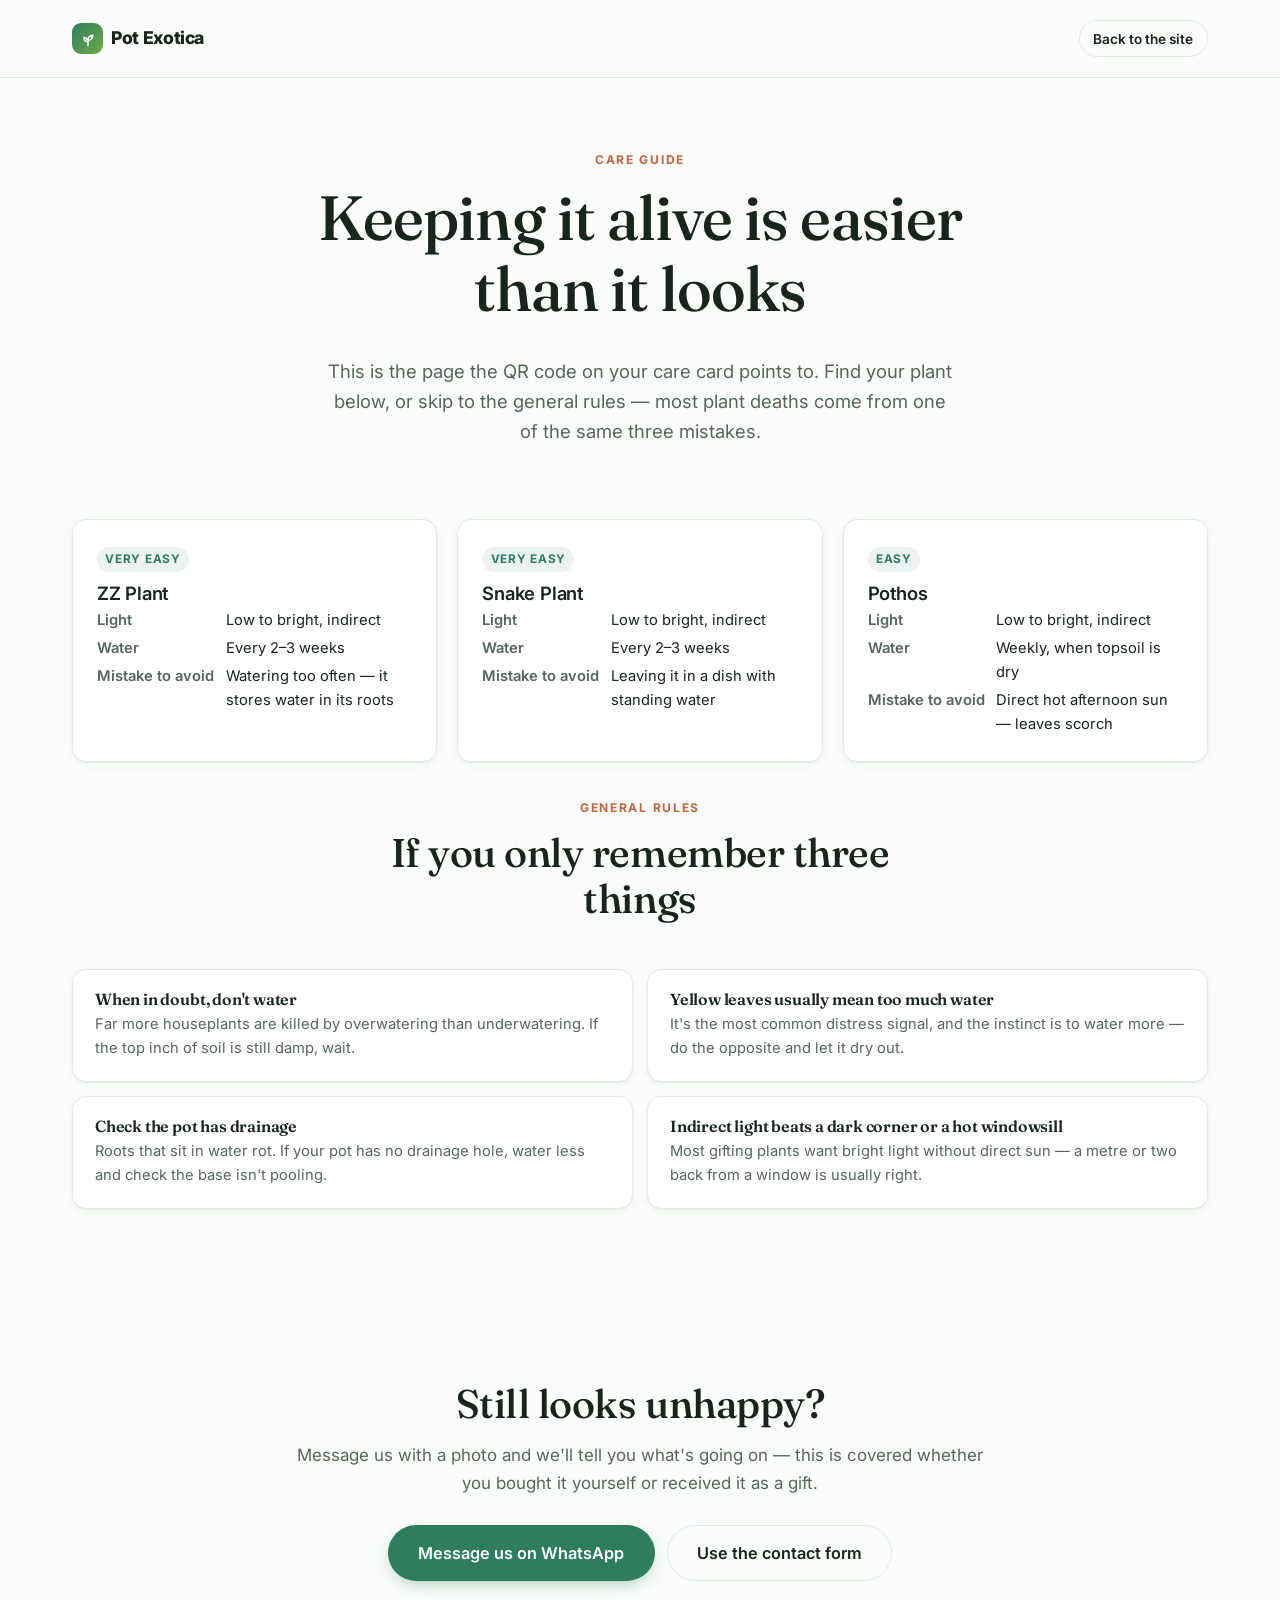
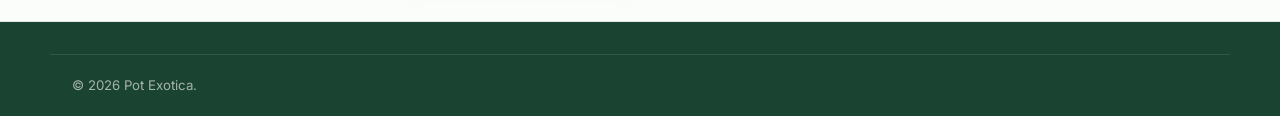
<file: care.html>
<!DOCTYPE html>
<html lang="en">
<head>
<meta charset="utf-8">
<meta name="viewport" content="width=device-width, initial-scale=1">
<title>Plant care guide — Pot Exotica</title>
<meta name="description" content="How to look after the plant you received from Pot Exotica — watering, light, and what to do if something looks wrong.">
<meta name="robots" content="noindex">
<link rel="preconnect" href="https://fonts.googleapis.com">
<link rel="preconnect" href="https://fonts.gstatic.com" crossorigin>
<link rel="stylesheet" href="https://fonts.googleapis.com/css2?family=Fraunces:ital,opsz,wght@0,9..144,500;0,9..144,600;1,9..144,500&family=Inter:wght@400;500;600;700&display=swap">
<link rel="stylesheet" href="assets/css/style.css">
<link rel="icon" href="data:image/svg+xml,<svg xmlns='http://www.w3.org/2000/svg' viewBox='0 0 100 100'><text y='.9em' font-size='90'>🪴</text></svg>">
<style>
  /* This page is deliberately simple and self-contained — no hero, no
     scroll background, no lightbox — so it opens fast for someone
     scanning a QR code on their phone with a half-dead plant in hand. */
  body{opacity:1;background:var(--bg)}
  .care-header{border-bottom:1px solid var(--line);padding-block:20px}
  .care-hero{padding:clamp(40px,7vw,72px) 0 8px;text-align:center}
  .care-hero .eyebrow{justify-content:center}
  .care-hero h1{max-width:16em;margin-inline:auto}
  .plant-grid{display:grid;gap:20px;grid-template-columns:repeat(3,1fr);margin:36px 0}
  .plant-card{padding:24px}
  .plant-card h3{margin-bottom:.3em}
  .plant-card .diff{display:inline-block;font-size:.74rem;font-weight:700;letter-spacing:.06em;text-transform:uppercase;color:var(--brand);background:rgba(47,125,95,.09);padding:.25em .7em;border-radius:999px;margin-bottom:.9em}
  .plant-card dl{display:grid;grid-template-columns:auto 1fr;gap:.3em .8em;font-size:.92rem;margin:0}
  .plant-card dt{color:var(--ink-soft);font-weight:600}
  .plant-card dd{margin:0}
  .tips{display:grid;gap:14px;grid-template-columns:repeat(2,1fr);margin:28px 0}
  .tip{padding:20px 22px}
  .tip h4{margin:0 0 .3em;font-size:1rem}
  .tip p{margin:0;font-size:.92rem;color:var(--ink-soft)}
  .help-band{text-align:center;padding:40px 0;margin-top:12px}
  @media (max-width:800px){ .plant-grid,.tips{grid-template-columns:1fr} }
</style>
</head>
<body class="ready">

<header class="care-header">
  <div class="wrap" style="display:flex;align-items:center;justify-content:space-between">
    <a class="brand" href="index.html">
      <span class="brand-mark" aria-hidden="true">
        <svg viewBox="0 0 24 24" fill="none" stroke="currentColor" stroke-width="1.9" stroke-linecap="round" stroke-linejoin="round">
          <path d="M12 21v-7"/><path d="M12 14c0-4 2.6-6.6 6.5-7-.4 4-3 6.6-6.5 7Z"/>
          <path d="M12 16c0-3.3-2.2-5.5-5.5-5.9.4 3.4 2.6 5.6 5.5 5.9Z"/>
        </svg>
      </span>
      <span class="brand-name">Pot Exotica</span>
    </a>
    <a class="btn btn-ghost btn-sm" href="index.html">Back to the site</a>
  </div>
</header>

<main id="main">
  <section class="care-hero wrap wrap-narrow">
    <p class="eyebrow">Care guide</p>
    <h1>Keeping it alive is easier than it looks</h1>
    <p class="lede" style="color:var(--ink-soft);max-width:34em;margin-inline:auto">
      This is the page the QR code on your care card points to. Find your
      plant below, or skip to the general rules — most plant deaths come
      from one of the same three mistakes.
    </p>
  </section>

  <section class="section" style="padding-top:0">
    <div class="wrap">
      <!-- EDIT — this page ships with the three hardy plants used for bulk
           and corporate gifting (see the FAQ on the main site). If you
           stock others, or these aren't the ones you actually send, swap
           the cards below for your real list. -->
      <div class="plant-grid">
        <article class="card plant-card reveal in">
          <span class="diff">Very easy</span>
          <h3>ZZ Plant</h3>
          <dl>
            <dt>Light</dt><dd>Low to bright, indirect</dd>
            <dt>Water</dt><dd>Every 2–3 weeks</dd>
            <dt>Mistake to avoid</dt><dd>Watering too often — it stores water in its roots</dd>
          </dl>
        </article>
        <article class="card plant-card reveal in">
          <span class="diff">Very easy</span>
          <h3>Snake Plant</h3>
          <dl>
            <dt>Light</dt><dd>Low to bright, indirect</dd>
            <dt>Water</dt><dd>Every 2–3 weeks</dd>
            <dt>Mistake to avoid</dt><dd>Leaving it in a dish with standing water</dd>
          </dl>
        </article>
        <article class="card plant-card reveal in">
          <span class="diff">Easy</span>
          <h3>Pothos</h3>
          <dl>
            <dt>Light</dt><dd>Low to bright, indirect</dd>
            <dt>Water</dt><dd>Weekly, when topsoil is dry</dd>
            <dt>Mistake to avoid</dt><dd>Direct hot afternoon sun — leaves scorch</dd>
          </dl>
        </article>
      </div>

      <div class="section-head reveal in" style="margin-top:8px">
        <p class="eyebrow">General rules</p>
        <h2>If you only remember three things</h2>
      </div>

      <div class="tips">
        <div class="card tip reveal in">
          <h4>When in doubt, don't water</h4>
          <p>Far more houseplants are killed by overwatering than underwatering. If the top inch of soil is still damp, wait.</p>
        </div>
        <div class="card tip reveal in">
          <h4>Yellow leaves usually mean too much water</h4>
          <p>It's the most common distress signal, and the instinct is to water more — do the opposite and let it dry out.</p>
        </div>
        <div class="card tip reveal in">
          <h4>Check the pot has drainage</h4>
          <p>Roots that sit in water rot. If your pot has no drainage hole, water less and check the base isn't pooling.</p>
        </div>
        <div class="card tip reveal in">
          <h4>Indirect light beats a dark corner or a hot windowsill</h4>
          <p>Most gifting plants want bright light without direct sun — a metre or two back from a window is usually right.</p>
        </div>
      </div>
    </div>
  </section>

  <section class="help-band">
    <div class="wrap wrap-narrow">
      <h2 style="margin-bottom:.4em">Still looks unhappy?</h2>
      <p style="color:var(--ink-soft);margin-bottom:1.6em">
        Message us with a photo and we'll tell you what's going on —
        this is covered whether you bought it yourself or received it
        as a gift.
      </p>
      <div style="display:flex;gap:12px;justify-content:center;flex-wrap:wrap">
        <!-- Same number as EDIT #8 in index.html's floating button -->
        <a class="btn btn-primary btn-lg" href="https://wa.me/918669184682?text=Hi%2C%20my%20plant%20from%20Pot%20Exotica%20isn%27t%20doing%20well" target="_blank" rel="noopener">Message us on WhatsApp</a>
        <a class="btn btn-ghost btn-lg" href="index.html#contact">Use the contact form</a>
      </div>
    </div>
  </section>
</main>

<footer class="site-footer" style="padding-top:32px">
  <div class="wrap footer-bottom"><p>&copy; <span id="year"></span> Pot Exotica.</p></div>
</footer>

<script>document.getElementById("year").textContent = new Date().getFullYear();</script>
</body>
</html>
</file>
<file: assets/css/style.css>
/* ============================================================
   EDIT — YOUR COLOURS. Change these and the whole site re-skins.
   ============================================================ */
:root{
  --brand:       #2f7d5f;   /* deep forest green: buttons, links */
  --brand-dark:  #24634a;
  --accent:      #6faa46;   /* leaf green, used sparingly        */
  --clay:        #c07a4e;   /* terracotta — old accent colour    */
  --terracotta:  #C4633F;   /* new accent colour: shop, accents  */

  --ink:       #17251d;
  --ink-soft:  #55665d;
  --line:      #e2eae4;
  --bg:        #fbfdfa;     /* warm off-white base               */
  --card:      #ffffff;
  --bg-warm:   #FDF6EE;     /* warm cream for alternating sections */
  --bg-sage:   #F0F4EE;     /* very light sage for alternating sections */
  --footer-dark: #1B4332;   /* dark forest green footer          */

  /* illustration (placeholder artwork shown until real photos exist) */
  --leaf-1: #4a9c6d;
  --leaf-2: #2f7d5f;
  --clay-1: #d08a5c;
  --clay-2: #b06a42;

  --radius: 14px;
  --radius-lg: 20px;
  --shadow-sm: 0 1px 2px rgba(23,37,29,.05), 0 3px 10px rgba(23,37,29,.05);
  --shadow-md: 0 6px 22px rgba(23,37,29,.09);
  --shadow-lg: 0 20px 50px rgba(23,37,29,.16);
  --maxw: 1180px;
  --font: "Inter", -apple-system, BlinkMacSystemFont, "Segoe UI", Roboto, "Helvetica Neue", Arial, sans-serif;
  --font-display: "Fraunces", Georgia, "Times New Roman", serif;
}

/* ---------- base ---------- */
*,*::before,*::after{box-sizing:border-box}
html{scroll-behavior:smooth;scroll-padding-top:76px;-webkit-text-size-adjust:100%}
body{
  margin:0;font-family:var(--font);color:var(--ink);background:var(--bg);
  font-size:17px;line-height:1.62;-webkit-font-smoothing:antialiased;
  overflow-x:hidden;opacity:0;transition:opacity .4s ease;
}
body.ready{opacity:1}
img{max-width:100%;display:block}
h1,h2,h3,h4{font-family:var(--font-display);line-height:1.14;letter-spacing:-.012em;margin:0 0 .5em;font-weight:600}
h1{font-size:clamp(2.3rem,5.6vw,3.9rem);font-weight:500;letter-spacing:-.015em}
h2{font-size:clamp(1.7rem,3.4vw,2.5rem);font-weight:500}
h3{font-size:1.15rem;font-family:var(--font)}
p{margin:0 0 1rem}
a{color:var(--brand);text-decoration:none}
a:hover{text-decoration:underline}
ul,ol{margin:0;padding:0;list-style:none}

.wrap{width:100%;max-width:var(--maxw);margin-inline:auto;padding-inline:22px}
.wrap-narrow{max-width:740px}
.skip-link{position:absolute;left:-9999px;top:0;background:var(--brand);color:#fff;padding:10px 16px;z-index:400;border-radius:0 0 8px 0;font-weight:600}
.skip-link:focus{left:0}
:focus-visible{outline:3px solid var(--brand);outline-offset:3px;border-radius:6px}
.visually-hidden{position:absolute;width:1px;height:1px;padding:0;margin:-1px;overflow:hidden;clip:rect(0,0,0,0);white-space:nowrap;border:0}

.eyebrow{font-size:.75rem;font-weight:700;letter-spacing:.14em;text-transform:uppercase;color:var(--terracotta);margin:0 0 .8rem}
.grad{background:linear-gradient(100deg,var(--brand),var(--terracotta));-webkit-background-clip:text;background-clip:text;color:transparent}

/* ---------- placeholder artwork, shown until a real photo exists ----------
   Every .ph is a calm gradient composition, not decoration for its own
   sake — it's what a card looks like before you've added a photo, so
   nothing ever renders as a broken image. ------- */
.ph{position:relative;overflow:hidden;background:#eef5ef}
.ph::before{
  content:"";position:absolute;inset:0;
  background-image:
    radial-gradient(circle at 22% 26%, rgba(140,196,104,.42), transparent 46%),
    radial-gradient(circle at 78% 68%, rgba(88,168,126,.40), transparent 52%),
    radial-gradient(circle at 52% 100%, rgba(214,158,116,.34), transparent 58%);
}
.ph-b::before{background-image:radial-gradient(circle at 70% 24%, rgba(88,168,126,.44), transparent 48%),radial-gradient(circle at 26% 74%, rgba(214,158,116,.38), transparent 54%)}
.ph-c::before{background-image:radial-gradient(circle at 34% 78%, rgba(140,196,104,.44), transparent 50%),radial-gradient(circle at 76% 20%, rgba(214,158,116,.36), transparent 52%)}
.ph-d::before{background-image:radial-gradient(circle at 50% 40%, rgba(88,168,126,.42), transparent 54%),radial-gradient(circle at 12% 88%, rgba(140,196,104,.32), transparent 50%)}
.ph-e::before{background-image:radial-gradient(circle at 82% 46%, rgba(140,196,104,.38), transparent 50%),radial-gradient(circle at 20% 34%, rgba(88,168,126,.4), transparent 52%)}
.ph img{position:relative;z-index:1;width:100%;height:100%;object-fit:cover;opacity:0;transition:opacity .5s ease}
.ph img.loaded{opacity:1}

/* ---------- scroll progress ---------- */
.progress{position:fixed;top:0;left:0;right:0;height:3px;z-index:200;transform-origin:0 50%;transform:scaleX(0);background:linear-gradient(90deg,var(--accent),var(--brand))}

/* ---------- buttons ---------- */
.btn{
  display:inline-flex;align-items:center;justify-content:center;gap:.5em;
  padding:.72em 1.4em;border-radius:999px;border:1.5px solid transparent;
  font:inherit;font-weight:600;font-size:.96rem;cursor:pointer;text-decoration:none;
  transition:transform .15s ease, box-shadow .2s ease, background .2s ease, border-color .2s ease, opacity .2s;
  white-space:nowrap;
}
.btn:hover{text-decoration:none;transform:translateY(-1px)}
.btn:active{transform:translateY(0)}
.btn:disabled{opacity:.55;cursor:not-allowed;transform:none}
.btn-primary{background:var(--brand);color:#fff;box-shadow:0 6px 18px -6px rgba(47,125,95,.5)}
.btn-primary:hover{background:var(--brand-dark);box-shadow:0 6px 18px -6px rgba(47,125,95,.5)}
.btn-ghost{background:transparent;color:var(--ink);border-color:var(--line)}
.btn-ghost:hover{border-color:var(--brand);color:var(--brand)}
/* Terracotta accent buttons in hero */
.hero-actions .btn-ghost{color:var(--terracotta);border-color:var(--terracotta)}
.hero-actions .btn-ghost:hover{background:rgba(196,99,63,.08);border-color:var(--terracotta);color:var(--terracotta)}
/* Special styling for "Get gifting rates" button - terracotta glow on hover */
.hero-actions .btn-primary:hover{box-shadow:0 4px 16px rgba(196,99,63,.3)}
/* PDF link button styling */
.pdf-link{color:var(--terracotta);border-color:var(--terracotta)}
.pdf-link:hover{background:rgba(196,99,63,.05);border-color:var(--terracotta);color:var(--terracotta)}
.btn-sm{padding:.48em 1em;font-size:.85rem}
.btn-lg{padding:.85em 1.8em;font-size:1.02rem}
.btn-block{display:flex;width:100%}

/* ---------- cards: solid, soft shadow, no glass ---------- */
.card{background:var(--card);border:1px solid var(--line);border-radius:var(--radius);box-shadow:var(--shadow-sm);transition:transform .2s ease, box-shadow .2s ease}

/* ---------- header ---------- */
.site-header{position:fixed;top:0;left:0;right:0;z-index:100;background:rgba(251,253,250,.92);border-bottom:1px solid transparent;transition:border-color .2s, box-shadow .2s}
.site-header.scrolled{border-bottom-color:var(--line);box-shadow:var(--shadow-sm)}
.header-inner{display:flex;align-items:center;justify-content:space-between;height:72px;gap:16px}
.brand{display:inline-flex;align-items:center;gap:.5rem;color:var(--ink);font-weight:800;letter-spacing:-.02em;font-size:1.1rem}
.brand:hover{text-decoration:none}
.brand-mark{display:grid;place-items:center;width:31px;height:31px;border-radius:9px;background:linear-gradient(135deg,var(--brand),var(--accent));color:#fff}
.brand-mark svg{width:18px;height:18px}
.nav{display:flex;align-items:center;gap:1.7rem;position:relative}
.nav a{color:var(--ink-soft);font-weight:500;font-size:.94rem}
.nav a:hover{color:var(--ink);text-decoration:none}
.nav a.active{color:var(--brand)}
.nav a.nav-cta{color:#fff}
.nav a.nav-cta:hover{color:#fff}
.header-actions{display:flex;align-items:center;gap:10px}

.nav-indicator{position:absolute;left:0;bottom:-6px;height:2px;background:var(--brand);border-radius:2px;opacity:0;transition:transform .3s cubic-bezier(.4,0,.2,1), width .3s cubic-bezier(.4,0,.2,1), opacity .2s;pointer-events:none}
.nav-indicator.show{opacity:1}
@media (max-width:900px){.nav-indicator{display:none}}

.burger{display:none;flex-direction:column;gap:5px;background:none;border:0;cursor:pointer;padding:10px}
.burger span{width:22px;height:2px;background:var(--ink);border-radius:2px;transition:.2s}
.burger[aria-expanded="true"] span:nth-child(1){transform:translateY(7px) rotate(45deg)}
.burger[aria-expanded="true"] span:nth-child(2){opacity:0}
.burger[aria-expanded="true"] span:nth-child(3){transform:translateY(-7px) rotate(-45deg)}

/* ---------- cart button (header, desktop) + floating (mobile) ---------- */
.cart-btn{position:relative;display:inline-flex;align-items:center;gap:.4em;background:transparent;border:1.5px solid var(--line);color:var(--ink);border-radius:999px;padding:.5em .9em;cursor:pointer;font:inherit;font-weight:600;font-size:.9rem;opacity:0;pointer-events:none;transition:opacity .2s,border-color .2s}
.cart-btn.show{opacity:1;pointer-events:auto}
.cart-btn:hover{border-color:var(--brand);color:var(--brand)}
.cart-btn svg{width:18px;height:18px}
@media (max-width:760px){
  .cart-btn{
    position:fixed;right:16px;bottom:86px;z-index:151;background:var(--brand);color:#fff;border-color:transparent;
    width:52px;height:52px;padding:0;justify-content:center;box-shadow:0 10px 26px -8px rgba(47,125,95,.55);
  }
  .cart-btn .cart-label{display:none}
  .cart-btn:hover{color:#fff}
}

/* ---------- hero ---------- */
.hero{position:relative;padding:118px 0 64px;background:var(--bg-warm)}
.hero-inner{max-width:820px}
.lede{font-size:clamp(1.02rem,1.5vw,1.16rem);color:var(--ink-soft);max-width:34em;margin-bottom:1.8rem}
.hero-actions{display:flex;flex-wrap:wrap;gap:.85rem;margin-bottom:1.8rem}

/* ---------- trust bar ---------- */
.trust-bar{display:flex;flex-wrap:wrap;gap:10px}
.trust-pill{display:inline-flex;align-items:center;gap:.5em;font-size:.84rem;font-weight:600;color:var(--ink-soft);background:var(--card);border:1px solid var(--line);border-radius:999px;padding:.5em 1em}
.trust-pill svg{width:15px;height:15px;color:var(--brand);flex:none}

/* ---------- sections ---------- */
.section{padding:clamp(56px,8vw,92px) 0}
.section-alt{background:var(--bg-sage);border-block:1px solid var(--line)}
/* Alternating section backgrounds for visual rhythm */
#overview{background:#fff}
#shop{background:var(--bg-sage)}
#gifting{background:#fff}
#how{background:var(--bg-warm)}
#faq{background:#fff}
#contact{background:var(--bg-sage)}
.section-head{max-width:620px;margin:0 auto clamp(32px,4vw,48px);text-align:center}
.section-head .sub{color:var(--ink-soft);font-size:1.02rem;margin:0}

.grid{display:grid;gap:20px}
.grid-3{grid-template-columns:repeat(3,1fr)}

.card{padding:26px}
.card p{color:var(--ink-soft);font-size:.95rem;margin:0}
.feature{overflow:hidden;padding:0}
.feature:hover{transform:translateY(-4px);box-shadow:var(--shadow-md)}
.frame{aspect-ratio:4/3;border-radius:0}
.feature h3{margin:20px 22px .4rem}
.feature p{margin:0 22px 22px}

/* ---------- shop ---------- */
.shop-grid{display:grid;grid-template-columns:repeat(3,1fr);gap:22px}
.product-card{padding:0;display:flex;flex-direction:column}
.product-card:hover{transform:translateY(-3px);box-shadow:var(--shadow-md)}
.product-photo{aspect-ratio:1/1;border-radius:0;position:relative}
.stock-flag{position:absolute;top:12px;left:12px;z-index:2;background:var(--ink);color:#fff;font-size:.72rem;font-weight:700;letter-spacing:.04em;text-transform:uppercase;padding:.35em .7em;border-radius:999px}
.product-card.out-of-stock .product-photo{filter:grayscale(.55) brightness(.94)}
.product-body{padding:20px 20px 22px;display:flex;flex-direction:column;flex:1}
.diff-pill{display:inline-flex;align-self:flex-start;font-size:.7rem;font-weight:700;letter-spacing:.05em;text-transform:uppercase;padding:.3em .7em;border-radius:999px;margin-bottom:.7em}
.diff-easy{background:rgba(47,125,95,.1);color:var(--brand)}
.diff-medium{background:rgba(192,122,78,.12);color:#a05a36} /* darker than --clay: --clay itself is 3.4:1 on white, fails WCAG AA as text */
.diff-fussy{background:rgba(190,60,60,.1);color:#b23c3c}
.product-card h3{margin:0 0 .15em;font-size:1.05rem}
.botanical{font-size:.85rem;color:var(--ink-soft);margin:0 0 .6em}
.product-desc{font-size:.88rem;color:var(--ink-soft);margin:0 0 .9em}
.product-meta{display:grid;grid-template-columns:auto 1fr;gap:.2em .7em;font-size:.82rem;margin:0 0 .9em}
.product-meta dt{color:var(--ink-soft);font-weight:600}
.product-meta dd{margin:0}
.product-price{font-size:1.28rem;font-weight:700;font-family:var(--font-display);margin:auto 0 .9em;color:var(--terracotta)}
.qty-row{display:flex;align-items:center;gap:10px;margin-top:auto}
.stepper{display:inline-flex;align-items:center;gap:0;border:1.5px solid var(--line);border-radius:999px;overflow:hidden;flex:none}
.stepper-btn{width:32px;height:32px;display:grid;place-items:center;background:none;border:0;cursor:pointer;font-size:1.05rem;color:var(--ink);font-family:var(--font)}
.stepper-btn:hover{background:#f0f4f0;color:var(--brand)}
.stepper-val{min-width:22px;text-align:center;font-weight:700;font-size:.92rem}
.stepper-sm .stepper-btn{width:26px;height:26px;font-size:.92rem}
.qty-row .btn{flex:1}
.browse-all{display:block;text-align:center;margin-top:30px;font-weight:600}

/* ---------- gifting proof photos ---------- */
.proof-strip{display:grid;grid-template-columns:repeat(3,1fr);gap:14px;margin:28px 0}
.proof-strip .ph{aspect-ratio:4/3;border-radius:var(--radius)}

/* ---------- split / gifting ---------- */
.split-inner{display:grid;grid-template-columns:.9fr 1.1fr;gap:48px;align-items:start}
.tall-media{aspect-ratio:3/4;border-radius:var(--radius-lg);box-shadow:var(--shadow-md)}
.tall-media img{width:100%;height:100%;object-fit:cover}
.will-alive{background:#f4f8f4;border:1px solid var(--line);border-radius:var(--radius);padding:18px 20px;margin:18px 0}
.will-alive h4{margin:0 0 .4em;font-size:.98rem;font-family:var(--font)}
.will-alive p{margin:0;font-size:.9rem;color:var(--ink-soft)}

/* ---------- gifting quantity table ---------- */
.gift-table-wrap{margin:22px 0}
.gift-table{width:100%;border-collapse:collapse;font-size:.88rem;background:var(--card);border:1px solid var(--line);border-radius:var(--radius);overflow:hidden}
.gift-table caption{text-align:left;font-size:.76rem;font-weight:700;letter-spacing:.07em;text-transform:uppercase;color:var(--ink-soft);padding:0 0 10px}
.gift-table th,.gift-table td{padding:.65em .8em;text-align:left;border-bottom:1px solid var(--line)}
.gift-table thead th{color:var(--ink-soft);font-weight:600;font-size:.78rem}
.gift-table tbody tr:last-child th,.gift-table tbody tr:last-child td{border-bottom:0}
.gift-table tbody th{font-weight:600}

.pdf-link{display:inline-flex;align-items:center;gap:.5em}
.pdf-link svg{width:17px;height:17px}

/* ---------- steps ---------- */
.steps{display:grid;grid-template-columns:repeat(3,1fr);gap:20px}
.step{padding:28px 24px}
.step p{color:var(--ink-soft);font-size:.94rem;margin:0}
.step-num{display:grid;place-items:center;width:36px;height:36px;border-radius:50%;margin-bottom:16px;background:var(--terracotta);color:#fff;font-weight:700}

/* ---------- faq ---------- */
.faq{display:grid;gap:10px}
.faq details{background:var(--card);border:1px solid var(--line);border-radius:var(--radius);box-shadow:var(--shadow-sm);overflow:hidden;transition:border-color .2s, box-shadow .2s}
.faq details:hover{border-color:var(--terracotta);box-shadow:0 2px 8px rgba(196,99,63,.12)}
.faq summary{cursor:pointer;padding:18px 50px 18px 22px;font-weight:600;position:relative;list-style:none}
.faq summary::-webkit-details-marker{display:none}
.faq summary::after{content:"+";position:absolute;right:22px;top:50%;transform:translateY(-50%);font-size:1.4rem;font-weight:300;color:var(--terracotta);line-height:1;transition:transform .2s}
.faq details[open] summary::after{transform:translateY(-50%) rotate(45deg)}
.faq details p{padding:0 22px 20px;margin:0;color:var(--ink-soft);font-size:.94rem}

/* ---------- form ---------- */
.form{display:grid;gap:16px;padding:30px}
.form .row{display:grid;grid-template-columns:1fr 1fr;gap:16px}
.form label{display:grid;gap:.4rem;font-size:.88rem;font-weight:600}
.form .opt{font-weight:400;color:var(--ink-soft);font-size:.8rem}
.form input,.form select,.form textarea{
  font:inherit;font-size:.95rem;font-weight:400;color:var(--ink);
  padding:.7em .9em;border:1.5px solid var(--line);border-radius:10px;
  background:#fff;width:100%;transition:border-color .15s, box-shadow .15s;
}
.form textarea{resize:vertical;min-height:110px}
.form input:focus,.form select:focus,.form textarea:focus{outline:none;border-color:var(--brand);box-shadow:0 0 0 3px rgba(47,125,95,.15)}
.form input[aria-invalid="true"],.form textarea[aria-invalid="true"]{border-color:#dc2626}
.hp{position:absolute;left:-9999px;width:1px;height:1px;overflow:hidden}
.form-note{margin:0;font-size:.9rem;min-height:1.3em;text-align:center}
.form-note.ok{color:var(--brand);font-weight:600}
.form-note.err{color:#dc2626;font-weight:600}
.btn-block{position:relative;overflow:hidden}
.btn-check{display:none}
.btn-block.sent .btn-label{display:none}
.btn-block.sent .btn-check{display:inline-flex}
.btn-block.sent{background:var(--brand-dark)}

/* ---------- WhatsApp floating button ---------- */
.whatsapp-fab{position:fixed;right:24px;bottom:24px;z-index:151;display:grid;place-items:center;width:54px;height:54px;border-radius:50%;background:#25d366;color:#fff;box-shadow:0 8px 22px -6px rgba(0,0,0,.35);transition:transform .15s}
.whatsapp-fab:hover{transform:scale(1.06);color:#fff;text-decoration:none}
@media (max-width:760px){.whatsapp-fab{right:16px;bottom:16px;width:50px;height:50px}}

/* ---------- toast ---------- */
.toast{position:fixed;left:50%;bottom:24px;transform:translate(-50%,140%);z-index:260;background:var(--ink);color:#fff;font-size:.88rem;font-weight:600;padding:.7em 1.2em;border-radius:999px;box-shadow:var(--shadow-lg);transition:transform .25s cubic-bezier(.4,0,.2,1);pointer-events:none;max-width:88vw;text-align:center}
.toast.show{transform:translate(-50%,0)}
@media (max-width:760px){.toast{bottom:150px}}

/* ---------- cart drawer ---------- */
.cart-overlay{position:fixed;inset:0;z-index:220;background:rgba(23,37,29,.4);opacity:0;pointer-events:none;transition:opacity .25s}
.cart-overlay.open{opacity:1;pointer-events:auto}
.cart-drawer{
  position:fixed;top:0;right:0;bottom:0;z-index:230;width:min(420px,92vw);background:var(--bg);
  box-shadow:var(--shadow-lg);transform:translateX(100%);transition:transform .3s cubic-bezier(.4,0,.2,1);
  display:flex;flex-direction:column;
}
.cart-drawer.open{transform:translateX(0)}
.cart-head{display:flex;align-items:center;justify-content:space-between;padding:20px 22px;border-bottom:1px solid var(--line)}
.cart-head h2{margin:0;font-size:1.15rem}
.cart-close{background:none;border:0;font-size:1.6rem;line-height:1;cursor:pointer;color:var(--ink-soft);padding:4px 8px}
.cart-close:hover{color:var(--ink)}
.cart-body{flex:1;overflow-y:auto;padding:18px 22px}
.cart-empty{color:var(--ink-soft);font-size:.94rem;text-align:center;padding:40px 0}
.cart-items{display:grid;gap:16px}
.cart-line{display:grid;grid-template-columns:56px 1fr auto;gap:12px;align-items:center}
.cart-thumb{width:56px;height:56px;border-radius:10px;flex:none}
.cart-line-body{display:grid;gap:4px;min-width:0}
.cart-line-body b{font-size:.92rem;overflow:hidden;text-overflow:ellipsis;white-space:nowrap}
.cart-line-price{font-size:.8rem;color:var(--ink-soft)}
.cart-remove{background:none;border:0;font-size:1.3rem;line-height:1;color:var(--ink-soft);cursor:pointer;padding:4px 6px;align-self:start}
.cart-remove:hover{color:#dc2626}
.cart-foot{border-top:1px solid var(--line);padding:18px 22px;display:grid;gap:12px}
.cart-subtotal-row{display:flex;justify-content:space-between;align-items:baseline;font-size:1.05rem;font-weight:700}
.cart-fineprint{font-size:.78rem;color:var(--ink-soft);margin:0}
.cart-checkout-actions{display:grid;gap:8px}
.cart-secondary-link{text-align:center;font-size:.86rem}
a[aria-disabled="true"]{pointer-events:none;opacity:.5}

/* ---------- leaf cursor ---------- */
.leaf-cursor{position:fixed;top:0;left:0;z-index:250;pointer-events:none;color:var(--brand);opacity:0;transition:opacity .2s;transform:translate(-50%,-50%)}
.leaf-cursor.show{opacity:.85}
.leaf-cursor.hide{opacity:0}
@media (hover:none){.leaf-cursor{display:none}}

/* ---------- footer ---------- */
.site-footer{background:var(--footer-dark);border-top:1px solid var(--line);padding-top:48px}
.footer-inner{display:grid;grid-template-columns:1.4fr 1fr;gap:36px;padding-bottom:36px}
.footer-brand{color:#fff}
.footer-brand p{color:rgba(255,255,255,.8);font-size:.92rem;margin-top:.8rem;max-width:30em}
.footer-links{display:grid;grid-template-columns:repeat(2,1fr);gap:26px}
.footer-links h4{font-size:.76rem;text-transform:uppercase;letter-spacing:.1em;color:rgba(255,255,255,.6);margin-bottom:.8rem}
.footer-links a,.footer-links span{display:block;color:rgba(255,255,255,.8);font-size:.9rem;margin-bottom:.5rem}
.footer-links a:hover{color:#fff}
.footer-bottom{border-top:1px solid rgba(255,255,255,.1);padding-block:20px}
.footer-bottom p{margin:0;font-size:.83rem;color:rgba(255,255,255,.6)}

/* ---------- reveal on scroll: fade + rise, 300ms, once only ---------- */
.reveal{opacity:0;transform:translateY(16px);transition:opacity .3s ease-out, transform .3s ease-out}
.reveal.in{opacity:1;transform:none}

/* ---------- scroll animations: section fade-up ---------- */
.section-reveal{opacity:0;transform:translateY(20px);transition:opacity .4s ease-out, transform .4s ease-out}
.section-reveal.in-view{opacity:1;transform:translateY(0)}

/* ---------- responsive ---------- */
@media (max-width:980px){
  .split-inner{grid-template-columns:1fr;gap:30px}
  .tall-media{aspect-ratio:16/9}
  .shop-grid{grid-template-columns:repeat(2,1fr)}
  .grid-3,.steps{grid-template-columns:1fr 1fr}
  .proof-strip{grid-template-columns:1fr 1fr}
}
@media (max-width:760px){
  body{font-size:16px}
  .burger{display:flex}
  .header-actions .cart-label{display:none}
  .nav{
    position:fixed;inset:72px 0 auto;flex-direction:column;align-items:stretch;gap:0;
    background:var(--bg);border-bottom:1px solid var(--line);box-shadow:var(--shadow-md);
    padding:8px 22px 22px;transform:translateY(-130%);transition:transform .25s cubic-bezier(.4,0,.2,1);
  }
  .nav.open{transform:none}
  .nav a{padding:14px 0;border-bottom:1px solid var(--line);font-size:1rem}
  .nav a.nav-cta{border:0;margin-top:14px;justify-content:center}
  .grid-3,.steps,.form .row,.footer-inner{grid-template-columns:1fr}
  .shop-grid{grid-template-columns:1fr}
  .proof-strip{grid-template-columns:1fr}
  .hero-actions .btn{flex:1 1 100%}
  .cart-drawer{width:100%}
}
@media (max-width:420px){.footer-links{grid-template-columns:1fr}}

/* ---------- accessibility / print ---------- */
@media (prefers-reduced-motion:reduce){
  *{animation:none!important;transition:none!important;scroll-behavior:auto!important}
  .reveal{opacity:1;transform:none}
  body{opacity:1}
}
@media print{
  .site-header,.burger,.progress,.whatsapp-fab,.cart-btn,.cart-drawer,.cart-overlay,.toast,.leaf-cursor,.btn{display:none!important}
  body{font-size:12pt;color:#000;background:#fff;opacity:1}
  .section{padding:16pt 0;break-inside:avoid}
}
</file>
